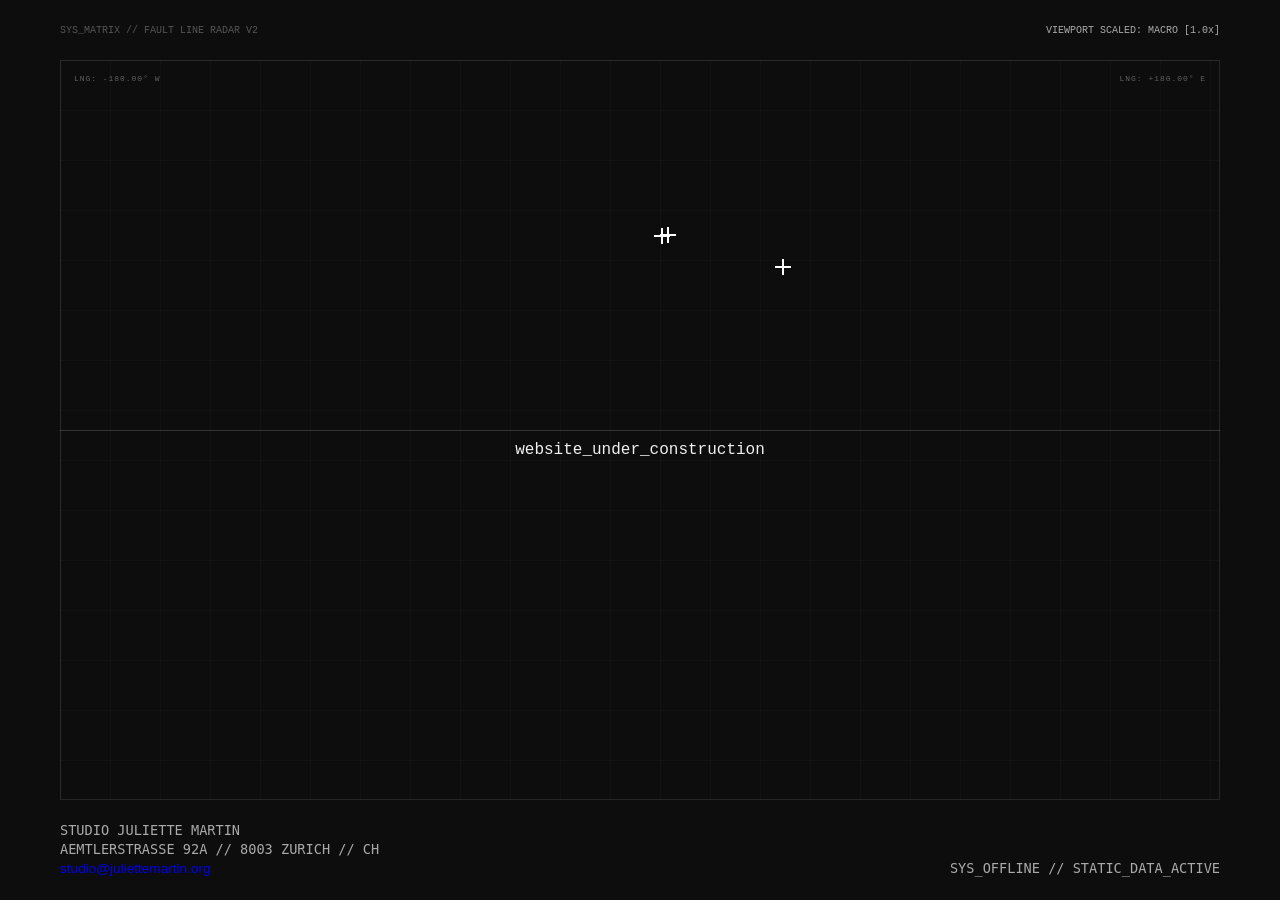
<file: index.html>
<!DOCTYPE html>
<html lang="en">
<head>
    <meta charset="UTF-8">
    <meta name="viewport" content="width=device-width, initial-scale=1.0">
    <title>Studio Juliette Martin</title>
    <link rel="stylesheet" href="style.css">
</head>
<body>

    <header>
        <div>SYS_MATRIX // FAULT LINE RADAR V2</div>
        <div class="zoom-indicator" id="zoomLevel">VIEWPORT SCALED: MACRO [1.0x]</div>
    </header>

    <div class="map-viewport" id="viewport">
        <div class="map-frame" aria-hidden="true"></div>
        <div class="map-canvas" id="mapCanvas">
            <div class="grid-overlay"></div>
            <div class="equator-line" aria-hidden="true"></div>
            <div class="axis-label axis-lng-left">LNG: -180.00° W</div>
            <div class="axis-label axis-lng-right">LNG: +180.00° E</div>


        </div>
    </div>

    <main>
        <p>website_under_construction</p>
    </main>

    <footer>
        <div class="contact-data">
            <span style="display:block; margin-bottom: 0.2rem;">STUDIO JULIETTE MARTIN</span>
            <span style="display:block; margin-bottom: 0.2rem;">AEMTLERSTRASSE 92A // 8003 ZURICH // CH</span>
            <a href="mailto:studio@juliettemartin.org">studio@juliettemartin.org</a>
        </div>
        <div id="statusTicker">CONNECTING SEC_FEED...</div>
    </footer>

    <script src="app.js"></script>
</body>
</html>
</file>
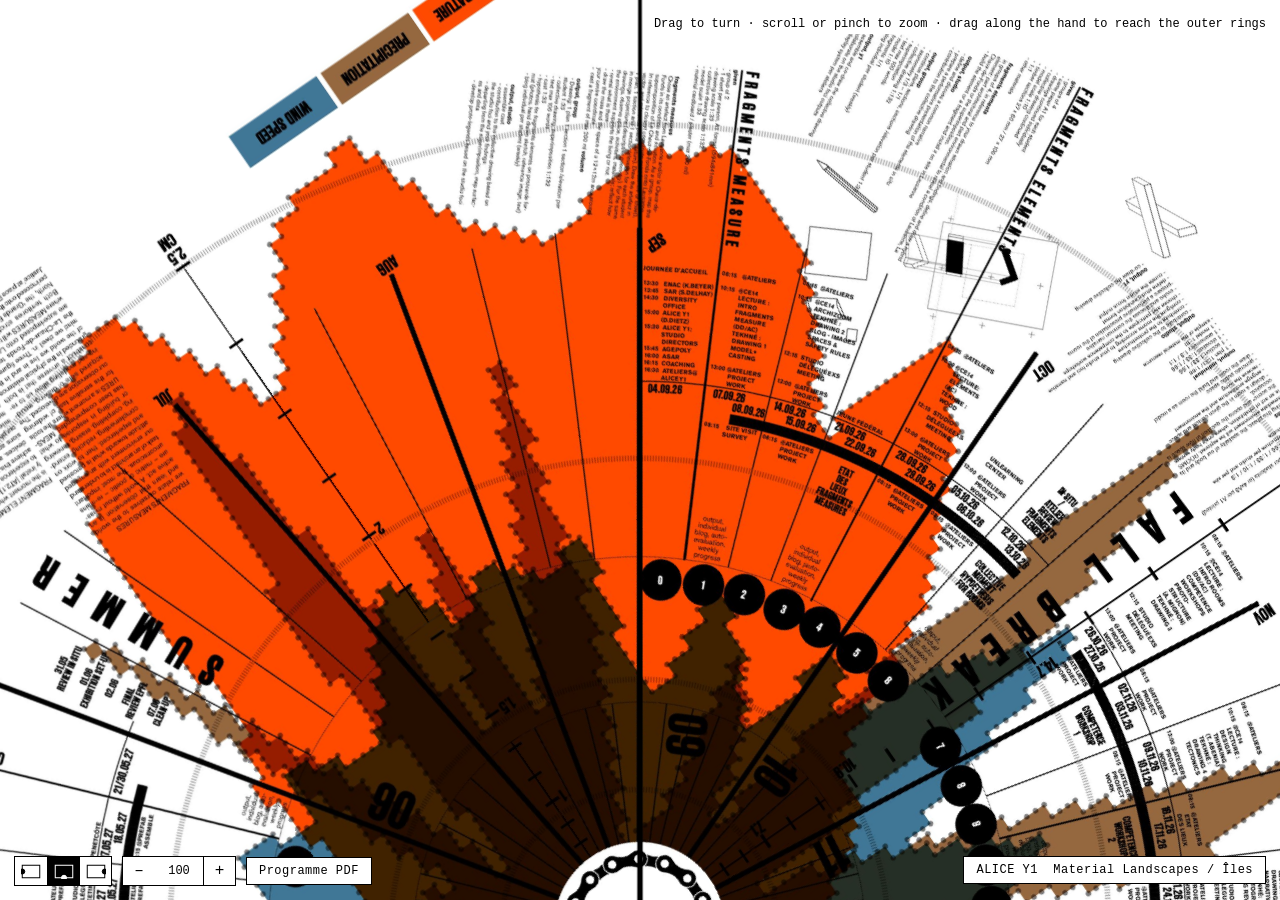
<file: alice-y1-programme-26-27/index.html>
<!doctype html>
<html lang="en">
<head>
<meta charset="utf-8">
<meta name="viewport" content="width=device-width, initial-scale=1, viewport-fit=cover">
<meta name="theme-color" content="#ffffff">
<title>ALICE Y1 — Material Landscapes / Îles — 2026/2027</title>
<link rel="stylesheet" href="style.css">
</head>
<body>

<div id="stage">
  <div id="pan">
    <div id="zoom">
      <picture>
        <!-- Phones get the 2400px sheet: the 4081px one decodes to 66MB
             of memory, which Safari will drop on older devices. -->
        <source media="(max-width: 820px)" srcset="alice-wheel-2400.jpg">
        <img id="disc" src="alice-wheel.jpg"
             alt="ALICE Y1 2026/2027 programme wheel" draggable="false" decoding="async">
      </picture>
    </div>
    <div id="hand" aria-hidden="true"></div>
    <div id="hub" aria-hidden="true"></div>
  </div>
</div>

<div id="controls">
  <div id="tools">
    <div class="group" role="group" aria-label="Pivot position">
      <button class="anchor" data-anchor="left" title="Spring semester, pivot on the left edge" aria-label="Spring semester, pivot on the left edge">
        <svg viewBox="0 0 24 18"><rect x="1.5" y="1.5" width="21" height="15" fill="none"/><circle cx="1.5" cy="9" r="3"/></svg>
      </button>
      <button class="anchor" data-anchor="bottom" title="Whole year, pivot on the bottom edge" aria-label="Whole year, pivot on the bottom edge">
        <svg viewBox="0 0 24 18"><rect x="1.5" y="1.5" width="21" height="15" fill="none"/><circle cx="12" cy="16.5" r="3"/></svg>
      </button>
      <button class="anchor" data-anchor="right" title="Autumn semester, pivot on the right edge" aria-label="Autumn semester, pivot on the right edge">
        <svg viewBox="0 0 24 18"><rect x="1.5" y="1.5" width="21" height="15" fill="none"/><circle cx="22.5" cy="9" r="3"/></svg>
      </button>
    </div>

    <div class="group" role="group" aria-label="Zoom">
      <button id="zoom-out" title="Zoom out" aria-label="Zoom out">–</button>
      <output id="zoom-level">100</output>
      <button id="zoom-in" title="Zoom in" aria-label="Zoom in">+</button>
    </div>

    <button id="pdf" type="button"
            data-pdf="alice-programme-2026-27-1.pdf,alice-programme-2026-27-2.pdf">Programme PDF</button>
  </div>

  <p id="title">ALICE Y1 &nbsp;Material Landscapes / Îles</p>
</div>

<p id="hint">Drag to turn · scroll or pinch to zoom · drag along the hand to reach the outer rings</p>

<script src="wheel.js"></script>
</body>
</html>
</file>
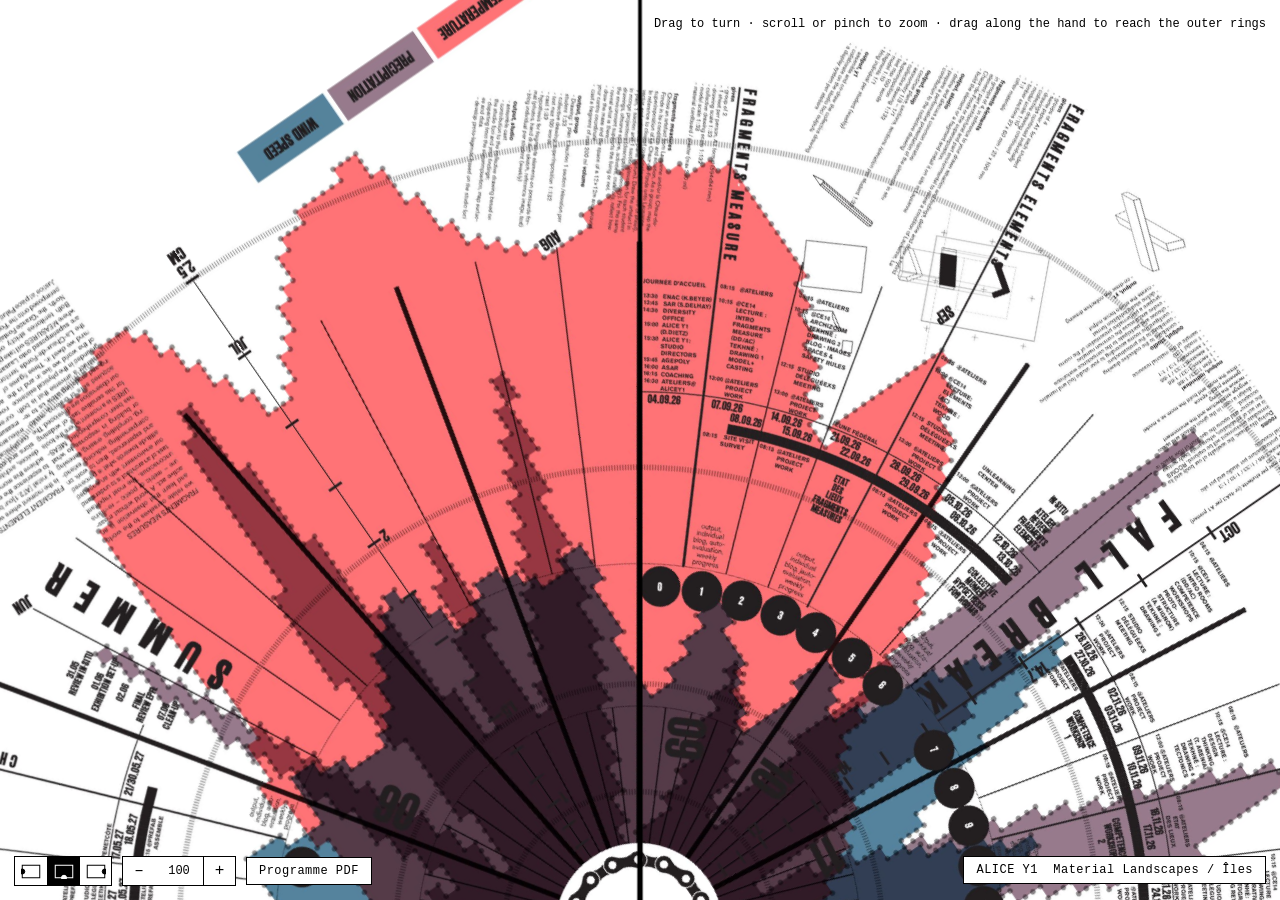
<file: alice-y1-programme/index.html>
<!doctype html>
<html lang="en">
<head>
<meta charset="utf-8">
<meta name="viewport" content="width=device-width, initial-scale=1, viewport-fit=cover">
<meta name="theme-color" content="#ffffff">
<title>ALICE Y1 — Material Landscapes / Îles — 2026/2027</title>
<link rel="stylesheet" href="style.css">
</head>
<body>

<div id="stage">
  <div id="pan">
    <div id="zoom">
      <picture>
        <!-- Phones get the 2400px sheet: the 4081px one decodes to 66MB
             of memory, which Safari will drop on older devices. -->
        <source media="(max-width: 820px)" srcset="alice-wheel-2400.jpg">
        <img id="disc" src="alice-wheel.jpg"
             alt="ALICE Y1 2026/2027 programme wheel" draggable="false" decoding="async">
      </picture>
    </div>
    <div id="hand" aria-hidden="true"></div>
    <div id="hub" aria-hidden="true"></div>
  </div>
</div>

<div id="controls">
  <div id="tools">
    <div class="group" role="group" aria-label="Pivot position">
      <button class="anchor" data-anchor="left" title="Spring semester, pivot on the left edge" aria-label="Spring semester, pivot on the left edge">
        <svg viewBox="0 0 24 18"><rect x="1.5" y="1.5" width="21" height="15" fill="none"/><circle cx="1.5" cy="9" r="3"/></svg>
      </button>
      <button class="anchor" data-anchor="bottom" title="Whole year, pivot on the bottom edge" aria-label="Whole year, pivot on the bottom edge">
        <svg viewBox="0 0 24 18"><rect x="1.5" y="1.5" width="21" height="15" fill="none"/><circle cx="12" cy="16.5" r="3"/></svg>
      </button>
      <button class="anchor" data-anchor="right" title="Autumn semester, pivot on the right edge" aria-label="Autumn semester, pivot on the right edge">
        <svg viewBox="0 0 24 18"><rect x="1.5" y="1.5" width="21" height="15" fill="none"/><circle cx="22.5" cy="9" r="3"/></svg>
      </button>
    </div>

    <div class="group" role="group" aria-label="Zoom">
      <button id="zoom-out" title="Zoom out" aria-label="Zoom out">–</button>
      <output id="zoom-level">100</output>
      <button id="zoom-in" title="Zoom in" aria-label="Zoom in">+</button>
    </div>

    <a id="pdf"
       href="https://epflch.sharepoint.com/:b:/r/sites/ALICE_STUDENTS-y1_2026-27/Documents%20partages/y1_2026-27/01_STUDIO-NIVA/00_RESSOURCES/01_PROGRAMME/ALICE_Prog_2026_27_PF__JTV%201.pdf?d=wa568b5a4094c4830a36513033ce9231e&amp;csf=1&amp;web=1&amp;e=dnx9rF"
       target="_blank" rel="noopener">Programme PDF</a>
  </div>

  <p id="title">ALICE Y1 &nbsp;Material Landscapes / Îles</p>
</div>

<p id="hint">Drag to turn · scroll or pinch to zoom · drag along the hand to reach the outer rings</p>

<script src="wheel.js"></script>
</body>
</html>
</file>
<file: style.css>
:root {
    --studio-weight: 300;
    --studio-scale: 1;
    --accent-volcano: #ff3333;
    --accent-project: #ffffff;
    --zoom-factor: 1;
}

body {
    background-color: #0d0d0d;
    color: #f0f0f0;
    font-family: 'Courier New', Courier, monospace;
    margin: 0;
    min-height: 100vh;
    width: 100vw;
    box-sizing: border-box;
    overflow-x: hidden;
    overflow-y: auto;
    position: relative;
}

header {
    position: absolute;
    top: 25px; left: 60px; right: 60px;
    display: flex;
    justify-content: space-between;
    font-size: 10px;
    color: #555;
    z-index: 100;
    pointer-events: none;
}

.grid-overlay {
    position: absolute;
    inset: 0;
    pointer-events: none;
    transform: scale(calc(1 / var(--zoom-factor)));
    transform-origin: center center;
    background-image: 
        linear-gradient(rgba(255,255,255,0.02) 1px, transparent 1px),
        linear-gradient(90deg, rgba(255,255,255,0.02) 1px, transparent 1px);
    background-size: 50px 50px;
    z-index: 1;
}

.map-frame {
    position: absolute;
    inset: 0;
    border: 1px solid rgba(255, 255, 255, 0.1);
    pointer-events: none;
    z-index: 4;
}

.axis-label {
    position: absolute;
    font-size: 8px;
    letter-spacing: 0.12em;
    text-transform: uppercase;
    color: rgba(255, 255, 255, 0.34);
    pointer-events: none;
    z-index: 4;
}
.axis-lng-left  { top: 14px; left: 14px; transform: scale(calc(1 / var(--zoom-factor))); transform-origin: top left; }
.axis-lng-right { top: 14px; right: 14px; text-align: right; transform: scale(calc(1 / var(--zoom-factor))); transform-origin: top right; }
.axis-lat-top   { left: 14px; top: 50%; transform: translateY(-50%) rotate(-90deg) scale(calc(1 / var(--zoom-factor))); transform-origin: left center; }
.axis-lat-bottom{ right: 14px; top: 50%; text-align: right; transform: translateY(-50%) rotate(90deg) scale(calc(1 / var(--zoom-factor))); transform-origin: right center; }

.equator-line {
    position: absolute;
    left: 0;
    right: 0;
    top: 50%;
    height: 1px;
    background: rgba(255, 255, 255, 0.16);
    pointer-events: none;
    z-index: 3;
    transform: scale(calc(1 / var(--zoom-factor)));
    transform-origin: center center;
}

.map-viewport {
    position: absolute;
    top: 60px; left: 60px; right: 60px; bottom: 100px;
    overflow: hidden;
    z-index: 1;
}

.map-canvas {
    position: absolute;
    width: 100%;
    height: 100%;
    top: 0;
    left: 0;
    transform-origin: center center;
    transition: transform 0.4s cubic-bezier(0.16, 1, 0.3, 1);
}

main {
    position: absolute;
    top: 50%; left: 50%;
    transform: translate(-50%, -50%) scale(var(--studio-scale));
    text-align: center;
    z-index: 10;
    pointer-events: none;
}

.activity-dot {
    position: absolute;
    width: 6px;
    height: 6px;
    background-color: var(--accent-volcano);
    border-radius: 50%;
    z-index: 5;
    cursor: pointer;
    transform: translate(-50%, -50%) scale(calc(1 / var(--zoom-factor)));
    box-shadow: 0 0 10px var(--accent-volcano);
    transition: transform 0.4s cubic-bezier(0.16, 1, 0.3, 1);
}

.activity-dot::after {
    content: '';
    position: absolute;
    top: -12px; left: -12px; right: -12px; bottom: -12px;
    border: 1px solid var(--accent-volcano);
    border-radius: 50%;
    animation: shockwave 2.5s infinite linear;
    opacity: 0;
}

@keyframes shockwave {
    0% { transform: scale(0.2); opacity: 0.8; }
    100% { transform: scale(2); opacity: 0; }
}

.project-marker {
    position: absolute;
    width: 16px;
    height: 16px;
    z-index: 6;
    cursor: pointer;
    transform: translate(-50%, -50%) scale(calc(1 / var(--zoom-factor)));
    transition: transform 0.4s cubic-bezier(0.16, 1, 0.3, 1);
}
.project-marker::before, .project-marker::after {
    content: '';
    position: absolute;
    background-color: var(--accent-project);
}
.project-marker::before { top: 7px; left: 0; width: 16px; height: 2px; }
.project-marker::after { left: 7px; top: 0; width: 2px; height: 16px; }

.label {
    position: absolute;
    left: 22px;
    top: 50%;
    transform: translateY(-50%);
    transform-origin: left center;
    background: rgba(13, 13, 13, 0.95);
    border: 1px solid #333;
    padding: 6px 10px;
    font-family: monospace;
    font-size: 11px;
    white-space: nowrap;
    color: #aaa;
    opacity: 0;
    pointer-events: none;
    transition: opacity 0.15s ease;
    z-index: 1000;
}
.activity-dot:hover .label, .project-marker:hover .label { opacity: 1; }

footer {
    position: absolute;
    bottom: 1.5rem; left: 60px; right: 60px;
    display: flex;
    justify-content: space-between;
    align-items: flex-end;
    font-size: 0.85rem;
    z-index: 10;
    font-family: monospace;
    color: #aaa;
}
.contact-data a {  text-decoration: none; font-family: sans-serif; }
.zoom-indicator { font-size: 10px; color: #aaa; }
</file>
<file: alice-y1-programme-26-27/style.css>
:root{
  --ink:#000;
  --paper:#fff;
  --rule:1px;
  --gutter:14px;
  --safe-l:max(var(--gutter), env(safe-area-inset-left));
  --safe-r:max(var(--gutter), env(safe-area-inset-right));
  --safe-b:max(var(--gutter), env(safe-area-inset-bottom));
}

*{box-sizing:border-box}

html,body{
  height:100%;
  margin:0;
  background:var(--paper);
  color:var(--ink);
  overflow:hidden;
  overscroll-behavior:none;
  touch-action:manipulation;
  font:400 12px/1.35 "Courier New",Courier,"Nimbus Mono PS",monospace;
  -webkit-text-size-adjust:100%;
  -webkit-font-smoothing:antialiased;
  -webkit-tap-highlight-color:transparent;
}

/* Locks the page against iOS rubber-banding behind the wheel. */
body{position:fixed;inset:0;width:100%}

/* ---------- stage ---------- */

#stage{
  position:fixed;
  inset:0;
  overflow:hidden;
  background:var(--paper);
  cursor:grab;
  touch-action:none;
}
#stage.dragging{cursor:grabbing}
#stage.sliding{cursor:move}

/* #pan sits exactly on the hub; it has no size of its own, so every
   child is positioned relative to the centre of the dial. */
#pan{
  position:absolute;
  left:0; top:0;
  width:0; height:0;
  will-change:transform;
}

#zoom{
  position:absolute;
  left:0; top:0;
  width:0; height:0;
  will-change:transform;
}

#disc{
  position:absolute;
  left:0; top:0;
  user-select:none;
  -webkit-user-drag:none;
  will-change:transform;
}

/* ---------- the hand ---------- */

#hand{
  position:absolute;
  left:0; top:0;
  height:9px;
  margin-top:-4.5px;
  background:var(--ink);
  transform-origin:0 50%;
  /* 5.4px at the hub, tapering to a hairline at the tip */
  clip-path:polygon(0 20%, 100% 47.2%, 100% 52.8%, 0 80%);
  filter:drop-shadow(0 0 1.5px rgba(255,255,255,.95))
         drop-shadow(0 0 3px rgba(255,255,255,.7));
  pointer-events:none;
}

#hub{
  position:absolute;
  left:-9px; top:-9px;
  width:18px; height:18px;
  border-radius:50%;
  background:var(--paper);
  border:1.5px solid var(--ink);
  pointer-events:none;
}

/* ---------- chrome ---------- */

#controls{
  position:fixed;
  left:var(--safe-l);
  bottom:var(--safe-b);
  right:var(--safe-r);
  display:flex;
  flex-wrap:wrap-reverse;
  justify-content:space-between;
  align-items:flex-end;
  gap:10px 16px;
  z-index:10;
}

/* The buttons stay together; the PDF sits with them and wraps with them. */
#tools{
  display:flex;
  flex-wrap:wrap;
  align-items:center;
  gap:10px;
}

.group{
  display:flex;
  border:var(--rule) solid var(--ink);
  background:var(--paper);
}

button,
#zoom-level{
  appearance:none;
  font:inherit;
  color:var(--ink);
  background:var(--paper);
  border:0;
  padding:0;
  margin:0;
}

.group > * + *{border-left:var(--rule) solid var(--ink)}

.group button{
  width:32px; height:28px;
  display:grid;
  place-items:center;
  cursor:pointer;
  font-size:16px;
  line-height:1;
}

.anchor svg{width:20px;height:15px;stroke:var(--ink);stroke-width:1.2;fill:var(--ink)}

#zoom-level{
  min-width:48px;
  display:grid;
  place-items:center;
  font-variant-numeric:tabular-nums;
}

#pdf{
  display:grid;
  place-items:center;
  cursor:pointer;
  border:var(--rule) solid var(--ink);
  background:var(--paper);
  color:var(--ink);
  padding:0 12px;
  height:28px;
  letter-spacing:.04em;
  white-space:nowrap;
}

.group button:hover,
#pdf:hover{background:var(--ink);color:var(--paper)}
.group button:hover svg{stroke:var(--paper);fill:var(--paper)}
.group button[aria-pressed="true"]{background:var(--ink)}
.group button[aria-pressed="true"] svg{stroke:var(--paper);fill:var(--paper)}

:focus-visible{outline:2px solid var(--ink);outline-offset:2px}

/* ---------- title ---------- */

/* Set like the buttons: same box, same height, no border on the left so
   it reads as a label rather than something to press. */
#title{
  display:grid;
  place-items:center;
  margin:0;
  height:28px;
  padding:0 12px;
  border:var(--rule) solid var(--ink);
  background:var(--paper);
  letter-spacing:.04em;
  white-space:nowrap;
}

/* ---------- hint ---------- */

#hint{
  position:fixed;
  right:var(--safe-r);
  top:var(--gutter);
  margin:0;
  z-index:10;
  background:var(--paper);
  padding:2px 0 2px 8px;
  transition:opacity .4s;
}
#hint.gone{opacity:0}

/* ---------- small screens ---------- */

@media (max-width:900px){
  #hint{display:none}
  #controls{gap:8px 12px}
}

@media (max-width:560px){
  :root{--gutter:10px}
  #title{font-size:11px;padding:0 8px;letter-spacing:0}
}

/* Finger-sized targets on touch devices. */
@media (pointer:coarse){
  .group button{width:42px;height:40px}
  #pdf,#title{height:40px;padding:0 14px}
  #zoom-level{min-width:52px}
}

@media (prefers-reduced-motion:reduce){
  #hint{transition:none}
}

/* Crosshair marking the point zoom holds still. Toggled with D while
   tuning the VIEW block in wheel.js; invisible otherwise. */
#focus-marker{
  position:fixed;
  width:0; height:0;
  z-index:20;
  pointer-events:none;
}
#focus-marker span{position:absolute;background:#e5006d}
#focus-marker span:first-child{left:-22px;top:-0.5px;width:44px;height:1px}
#focus-marker span:last-child{top:-22px;left:-0.5px;height:44px;width:1px}
</file>
<file: alice-y1-programme/style.css>
:root{
  --ink:#000;
  --paper:#fff;
  --rule:1px;
  --gutter:14px;
  --safe-l:max(var(--gutter), env(safe-area-inset-left));
  --safe-r:max(var(--gutter), env(safe-area-inset-right));
  --safe-b:max(var(--gutter), env(safe-area-inset-bottom));
}

*{box-sizing:border-box}

html,body{
  height:100%;
  margin:0;
  background:var(--paper);
  color:var(--ink);
  overflow:hidden;
  overscroll-behavior:none;
  touch-action:manipulation;
  font:400 12px/1.35 "Courier New",Courier,"Nimbus Mono PS",monospace;
  -webkit-text-size-adjust:100%;
  -webkit-font-smoothing:antialiased;
  -webkit-tap-highlight-color:transparent;
}

/* Locks the page against iOS rubber-banding behind the wheel. */
body{position:fixed;inset:0;width:100%}

/* ---------- stage ---------- */

#stage{
  position:fixed;
  inset:0;
  overflow:hidden;
  background:var(--paper);
  cursor:grab;
  touch-action:none;
}
#stage.dragging{cursor:grabbing}
#stage.sliding{cursor:move}

/* #pan sits exactly on the hub; it has no size of its own, so every
   child is positioned relative to the centre of the dial. */
#pan{
  position:absolute;
  left:0; top:0;
  width:0; height:0;
  will-change:transform;
}

#zoom{
  position:absolute;
  left:0; top:0;
  width:0; height:0;
  will-change:transform;
}

#disc{
  position:absolute;
  left:0; top:0;
  user-select:none;
  -webkit-user-drag:none;
  will-change:transform;
}

/* ---------- the hand ---------- */

#hand{
  position:absolute;
  left:0; top:0;
  height:9px;
  margin-top:-4.5px;
  background:var(--ink);
  transform-origin:0 50%;
  /* 5.4px at the hub, tapering to a hairline at the tip */
  clip-path:polygon(0 20%, 100% 47.2%, 100% 52.8%, 0 80%);
  filter:drop-shadow(0 0 1.5px rgba(255,255,255,.95))
         drop-shadow(0 0 3px rgba(255,255,255,.7));
  pointer-events:none;
}

#hub{
  position:absolute;
  left:-9px; top:-9px;
  width:18px; height:18px;
  border-radius:50%;
  background:var(--paper);
  border:1.5px solid var(--ink);
  pointer-events:none;
}

/* ---------- chrome ---------- */

#controls{
  position:fixed;
  left:var(--safe-l);
  bottom:var(--safe-b);
  right:var(--safe-r);
  display:flex;
  flex-wrap:wrap-reverse;
  justify-content:space-between;
  align-items:flex-end;
  gap:10px 16px;
  z-index:10;
}

/* The buttons stay together; the PDF sits with them and wraps with them. */
#tools{
  display:flex;
  flex-wrap:wrap;
  align-items:center;
  gap:10px;
}

.group{
  display:flex;
  border:var(--rule) solid var(--ink);
  background:var(--paper);
}

button,
#zoom-level{
  appearance:none;
  font:inherit;
  color:var(--ink);
  background:var(--paper);
  border:0;
  padding:0;
  margin:0;
}

.group > * + *{border-left:var(--rule) solid var(--ink)}

.group button{
  width:32px; height:28px;
  display:grid;
  place-items:center;
  cursor:pointer;
  font-size:16px;
  line-height:1;
}

.anchor svg{width:20px;height:15px;stroke:var(--ink);stroke-width:1.2;fill:var(--ink)}

#zoom-level{
  min-width:48px;
  display:grid;
  place-items:center;
  font-variant-numeric:tabular-nums;
}

#pdf{
  display:grid;
  place-items:center;
  border:var(--rule) solid var(--ink);
  background:var(--paper);
  color:var(--ink);
  padding:0 12px;
  height:28px;
  text-decoration:none;
  letter-spacing:.04em;
  white-space:nowrap;
}

.group button:hover,
#pdf:hover{background:var(--ink);color:var(--paper)}
.group button:hover svg{stroke:var(--paper);fill:var(--paper)}
.group button[aria-pressed="true"]{background:var(--ink)}
.group button[aria-pressed="true"] svg{stroke:var(--paper);fill:var(--paper)}

:focus-visible{outline:2px solid var(--ink);outline-offset:2px}

/* ---------- title ---------- */

/* Set like the buttons: same box, same height, no border on the left so
   it reads as a label rather than something to press. */
#title{
  display:grid;
  place-items:center;
  margin:0;
  height:28px;
  padding:0 12px;
  border:var(--rule) solid var(--ink);
  background:var(--paper);
  letter-spacing:.04em;
  white-space:nowrap;
}

/* ---------- hint ---------- */

#hint{
  position:fixed;
  right:var(--safe-r);
  top:var(--gutter);
  margin:0;
  z-index:10;
  background:var(--paper);
  padding:2px 0 2px 8px;
  transition:opacity .4s;
}
#hint.gone{opacity:0}

/* ---------- small screens ---------- */

@media (max-width:900px){
  #hint{display:none}
  #controls{gap:8px 12px}
}

@media (max-width:560px){
  :root{--gutter:10px}
  #title{font-size:11px;padding:0 8px;letter-spacing:0}
}

/* Finger-sized targets on touch devices. */
@media (pointer:coarse){
  .group button{width:42px;height:40px}
  #pdf,#title{height:40px;padding:0 14px}
  #zoom-level{min-width:52px}
}

@media (prefers-reduced-motion:reduce){
  #hint{transition:none}
}

/* Crosshair marking the point zoom holds still. Toggled with D while
   tuning the VIEW block in wheel.js; invisible otherwise. */
#focus-marker{
  position:fixed;
  width:0; height:0;
  z-index:20;
  pointer-events:none;
}
#focus-marker span{position:absolute;background:#e5006d}
#focus-marker span:first-child{left:-22px;top:-0.5px;width:44px;height:1px}
#focus-marker span:last-child{top:-22px;left:-0.5px;height:44px;width:1px}
</file>
